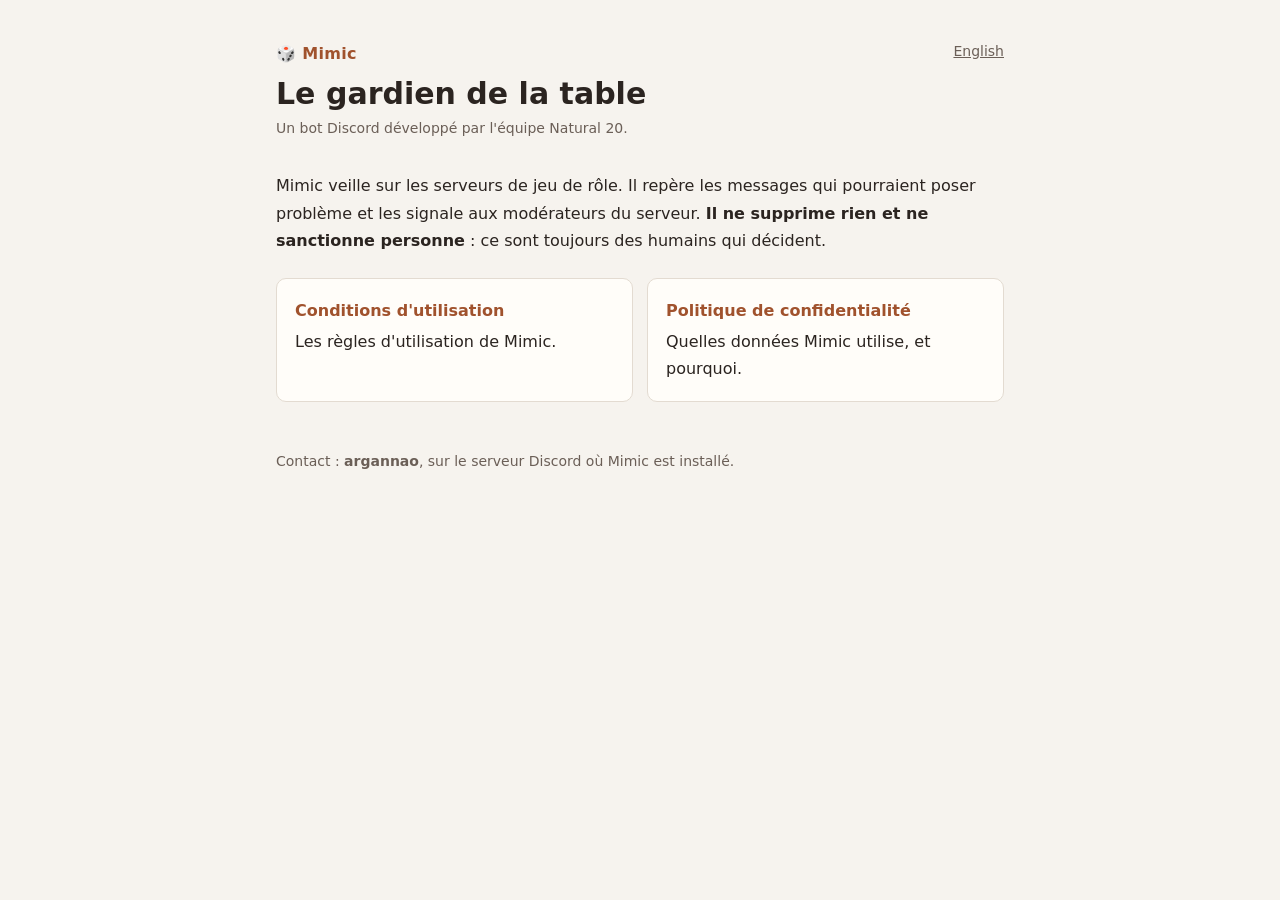
<file: index.html>
<!doctype html>
<html lang="fr">
<head>
<meta charset="utf-8">
<meta name="viewport" content="width=device-width, initial-scale=1">
<title>Mimic · Natural 20</title>
<meta name="description" content="Mimic, le bot Discord de modération des serveurs de jeu de rôle, par l'équipe Natural 20.">
<link rel="stylesheet" href="style.css">
</head>
<body>
<main>
  <header>
    <span class="langue"><a href="en/">English</a></span>
    <a class="marque" href="./">🎲 Mimic</a>
    <h1>Le gardien de la table</h1>
    <p class="date">Un bot Discord développé par l'équipe Natural 20.</p>
  </header>

  <p>Mimic veille sur les serveurs de jeu de rôle. Il repère les messages qui pourraient poser problème
  et les signale aux modérateurs du serveur. <strong>Il ne supprime rien et ne sanctionne personne</strong> :
  ce sont toujours des humains qui décident.</p>

  <div class="cartes">
    <a class="carte" href="conditions.html"><strong>Conditions d'utilisation</strong>Les règles d'utilisation de Mimic.</a>
    <a class="carte" href="confidentialite.html"><strong>Politique de confidentialité</strong>Quelles données Mimic utilise, et pourquoi.</a>
  </div>

  <footer>Contact : <strong>argannao</strong>, sur le serveur Discord où Mimic est installé.</footer>
</main>
</body>
</html>
</file>
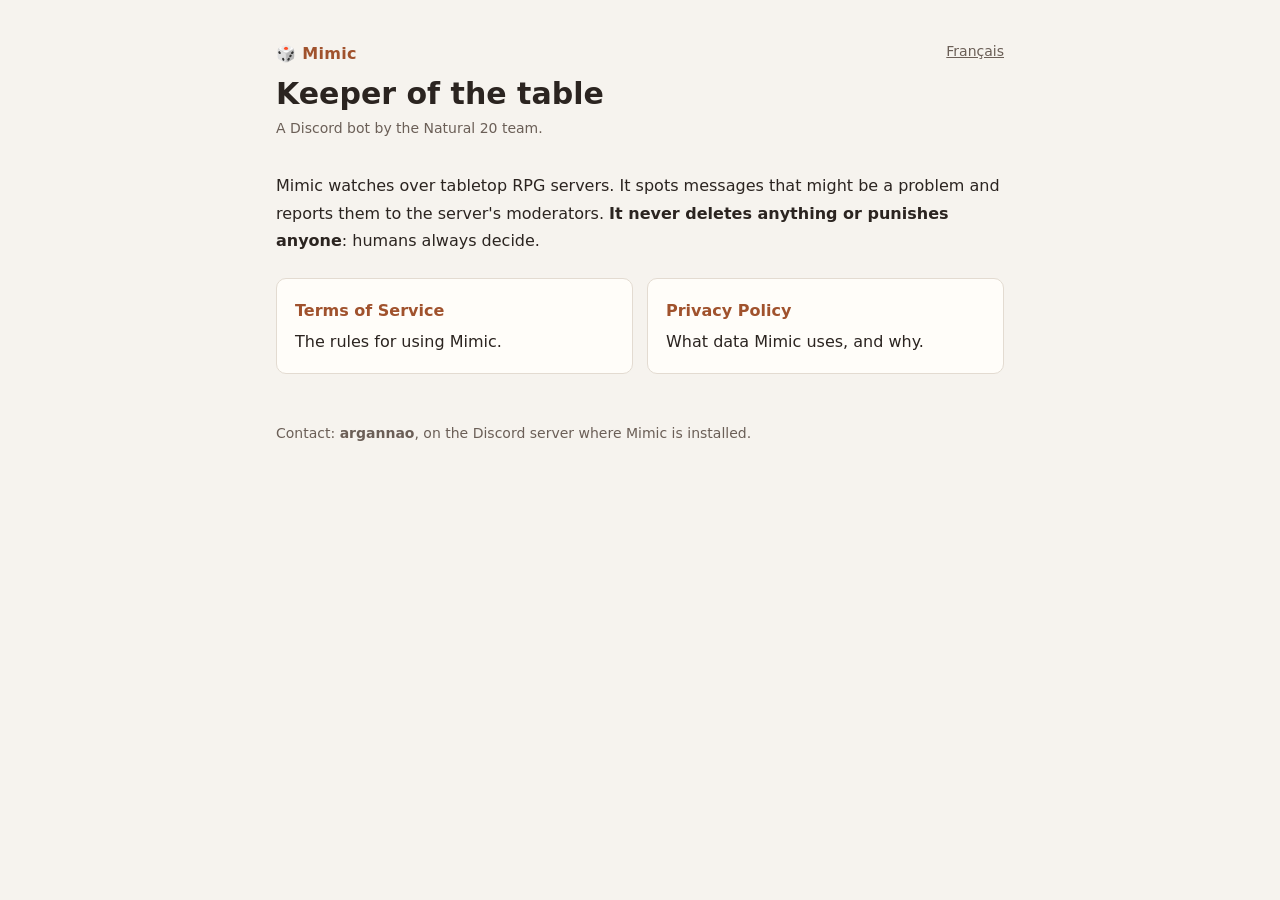
<file: en/index.html>
<!doctype html>
<html lang="en">
<head>
<meta charset="utf-8">
<meta name="viewport" content="width=device-width, initial-scale=1">
<title>Mimic · Natural 20</title>
<meta name="description" content="Mimic, the Discord moderation bot for tabletop RPG servers, by the Natural 20 team.">
<link rel="stylesheet" href="../style.css">
</head>
<body>
<main>
  <header>
    <span class="langue"><a href="../">Français</a></span>
    <a class="marque" href="./">🎲 Mimic</a>
    <h1>Keeper of the table</h1>
    <p class="date">A Discord bot by the Natural 20 team.</p>
  </header>

  <p>Mimic watches over tabletop RPG servers. It spots messages that might be a problem and reports them
  to the server's moderators. <strong>It never deletes anything or punishes anyone</strong>: humans always decide.</p>

  <div class="cartes">
    <a class="carte" href="terms.html"><strong>Terms of Service</strong>The rules for using Mimic.</a>
    <a class="carte" href="privacy.html"><strong>Privacy Policy</strong>What data Mimic uses, and why.</a>
  </div>

  <footer>Contact: <strong>argannao</strong>, on the Discord server where Mimic is installed.</footer>
</main>
</body>
</html>
</file>
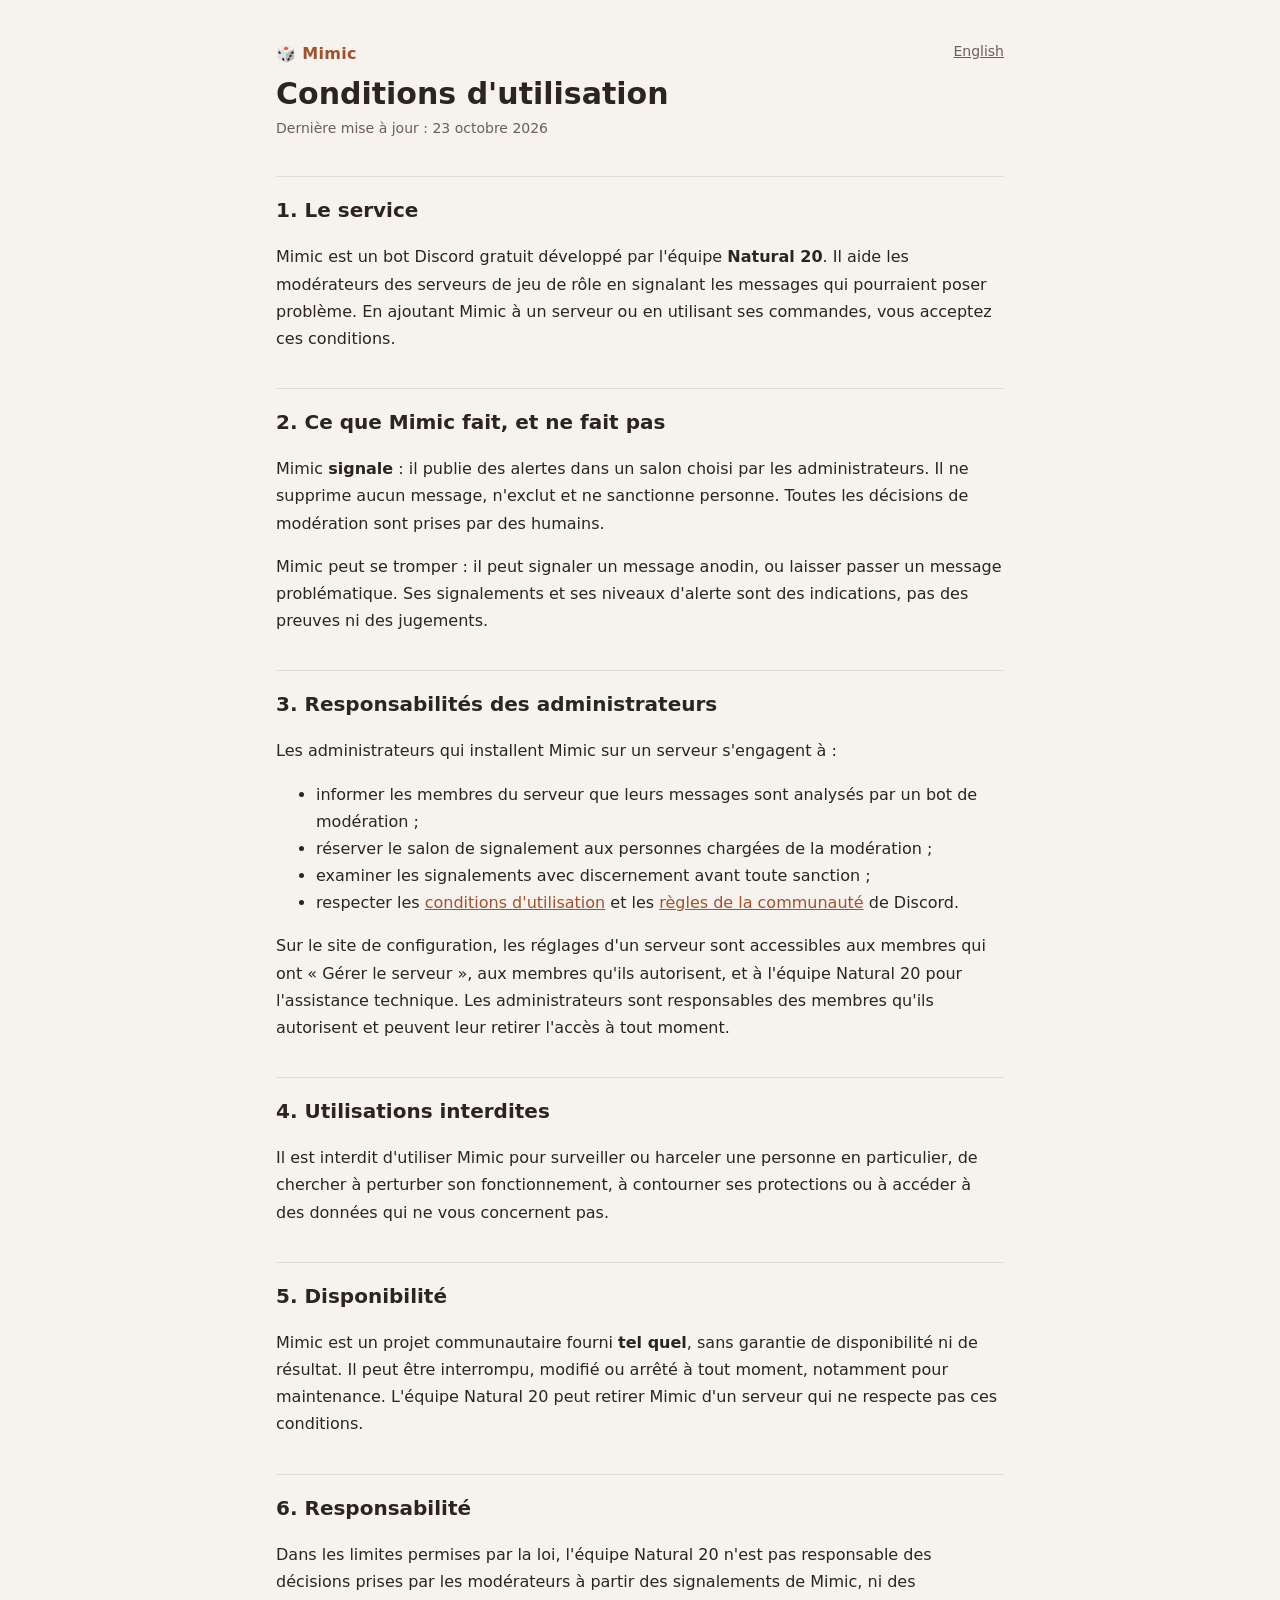
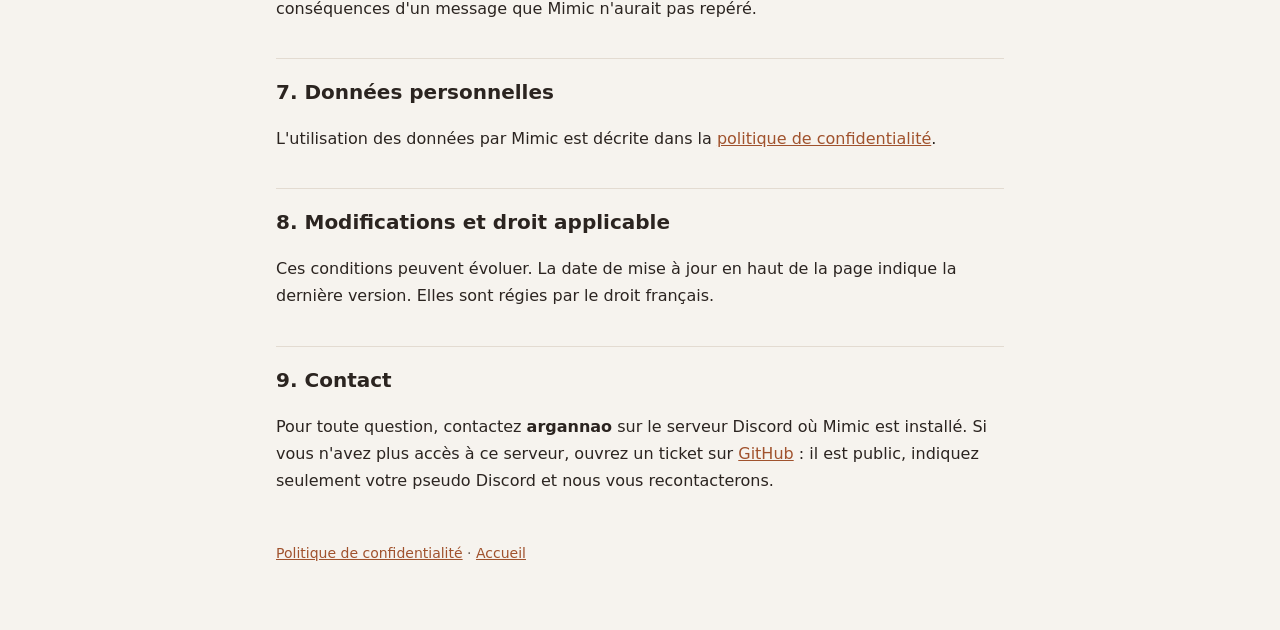
<file: conditions.html>
<!doctype html>
<html lang="fr">
<head>
<meta charset="utf-8">
<meta name="viewport" content="width=device-width, initial-scale=1">
<title>Conditions d'utilisation · Mimic</title>
<meta name="description" content="Conditions d'utilisation de Mimic, bot Discord de l'équipe Natural 20.">
<link rel="stylesheet" href="style.css">
</head>
<body>
<main>
  <header>
    <span class="langue"><a href="en/terms.html">English</a></span>
    <a class="marque" href="./">🎲 Mimic</a>
    <h1>Conditions d'utilisation</h1>
    <p class="date">Dernière mise à jour : 23 octobre 2026</p>
  </header>

  <h2>1. Le service</h2>
  <p>Mimic est un bot Discord gratuit développé par l'équipe <strong>Natural 20</strong>. Il aide les
  modérateurs des serveurs de jeu de rôle en signalant les messages qui pourraient poser problème.
  En ajoutant Mimic à un serveur ou en utilisant ses commandes, vous acceptez ces conditions.</p>

  <h2>2. Ce que Mimic fait, et ne fait pas</h2>
  <p>Mimic <strong>signale</strong> : il publie des alertes dans un salon choisi par les administrateurs.
  Il ne supprime aucun message, n'exclut et ne sanctionne personne. Toutes les décisions de modération
  sont prises par des humains.</p>
  <p>Mimic peut se tromper : il peut signaler un message anodin, ou laisser passer un message problématique.
  Ses signalements et ses niveaux d'alerte sont des indications, pas des preuves ni des jugements.</p>

  <h2>3. Responsabilités des administrateurs</h2>
  <p>Les administrateurs qui installent Mimic sur un serveur s'engagent à :</p>
  <ul>
    <li>informer les membres du serveur que leurs messages sont analysés par un bot de modération ;</li>
    <li>réserver le salon de signalement aux personnes chargées de la modération ;</li>
    <li>examiner les signalements avec discernement avant toute sanction ;</li>
    <li>respecter les <a href="https://discord.com/terms">conditions d'utilisation</a> et les
    <a href="https://discord.com/guidelines">règles de la communauté</a> de Discord.</li>
  </ul>

  <p>Sur le site de configuration, les réglages d'un serveur sont accessibles aux membres qui ont
  « Gérer le serveur », aux membres qu'ils autorisent, et à l'équipe Natural 20 pour l'assistance technique.
  Les administrateurs sont responsables des membres qu'ils autorisent et peuvent leur retirer l'accès à tout moment.</p>

  <h2>4. Utilisations interdites</h2>
  <p>Il est interdit d'utiliser Mimic pour surveiller ou harceler une personne en particulier, de chercher
  à perturber son fonctionnement, à contourner ses protections ou à accéder à des données qui ne vous
  concernent pas.</p>

  <h2>5. Disponibilité</h2>
  <p>Mimic est un projet communautaire fourni <strong>tel quel</strong>, sans garantie de disponibilité
  ni de résultat. Il peut être interrompu, modifié ou arrêté à tout moment, notamment pour maintenance.
  L'équipe Natural 20 peut retirer Mimic d'un serveur qui ne respecte pas ces conditions.</p>

  <h2>6. Responsabilité</h2>
  <p>Dans les limites permises par la loi, l'équipe Natural 20 n'est pas responsable des décisions prises
  par les modérateurs à partir des signalements de Mimic, ni des conséquences d'un message que Mimic
  n'aurait pas repéré.</p>

  <h2>7. Données personnelles</h2>
  <p>L'utilisation des données par Mimic est décrite dans la
  <a href="confidentialite.html">politique de confidentialité</a>.</p>

  <h2>8. Modifications et droit applicable</h2>
  <p>Ces conditions peuvent évoluer. La date de mise à jour en haut de la page indique la dernière version.
  Elles sont régies par le droit français.</p>

  <h2>9. Contact</h2>
  <p>Pour toute question, contactez <strong>argannao</strong> sur le serveur Discord où Mimic est installé. Si vous n'avez plus accès à ce serveur, ouvrez un ticket sur <a href="https://github.com/20-Naturel/Mimic-Legal/issues">GitHub</a> : il est public, indiquez seulement votre pseudo Discord et nous vous recontacterons.</p>

  <footer><a href="confidentialite.html">Politique de confidentialité</a> · <a href="./">Accueil</a></footer>
</main>
</body>
</html>
</file>
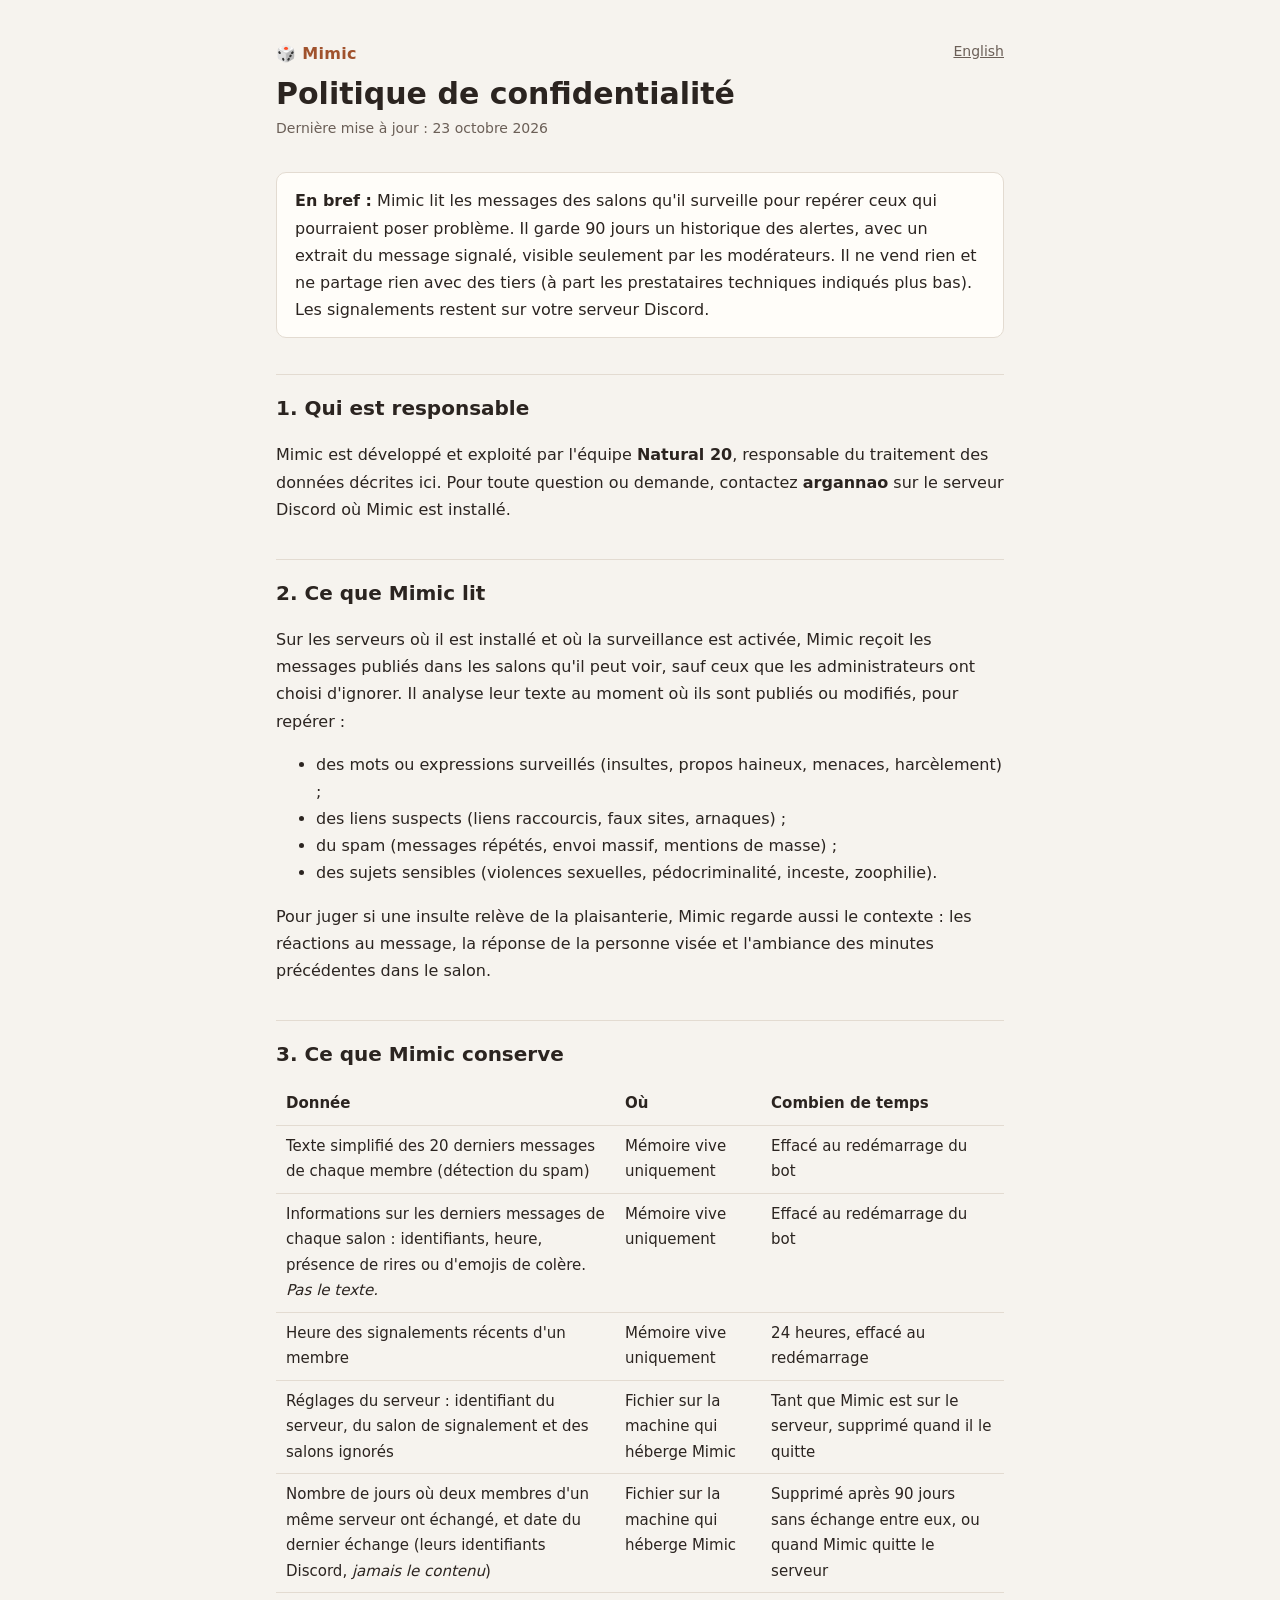
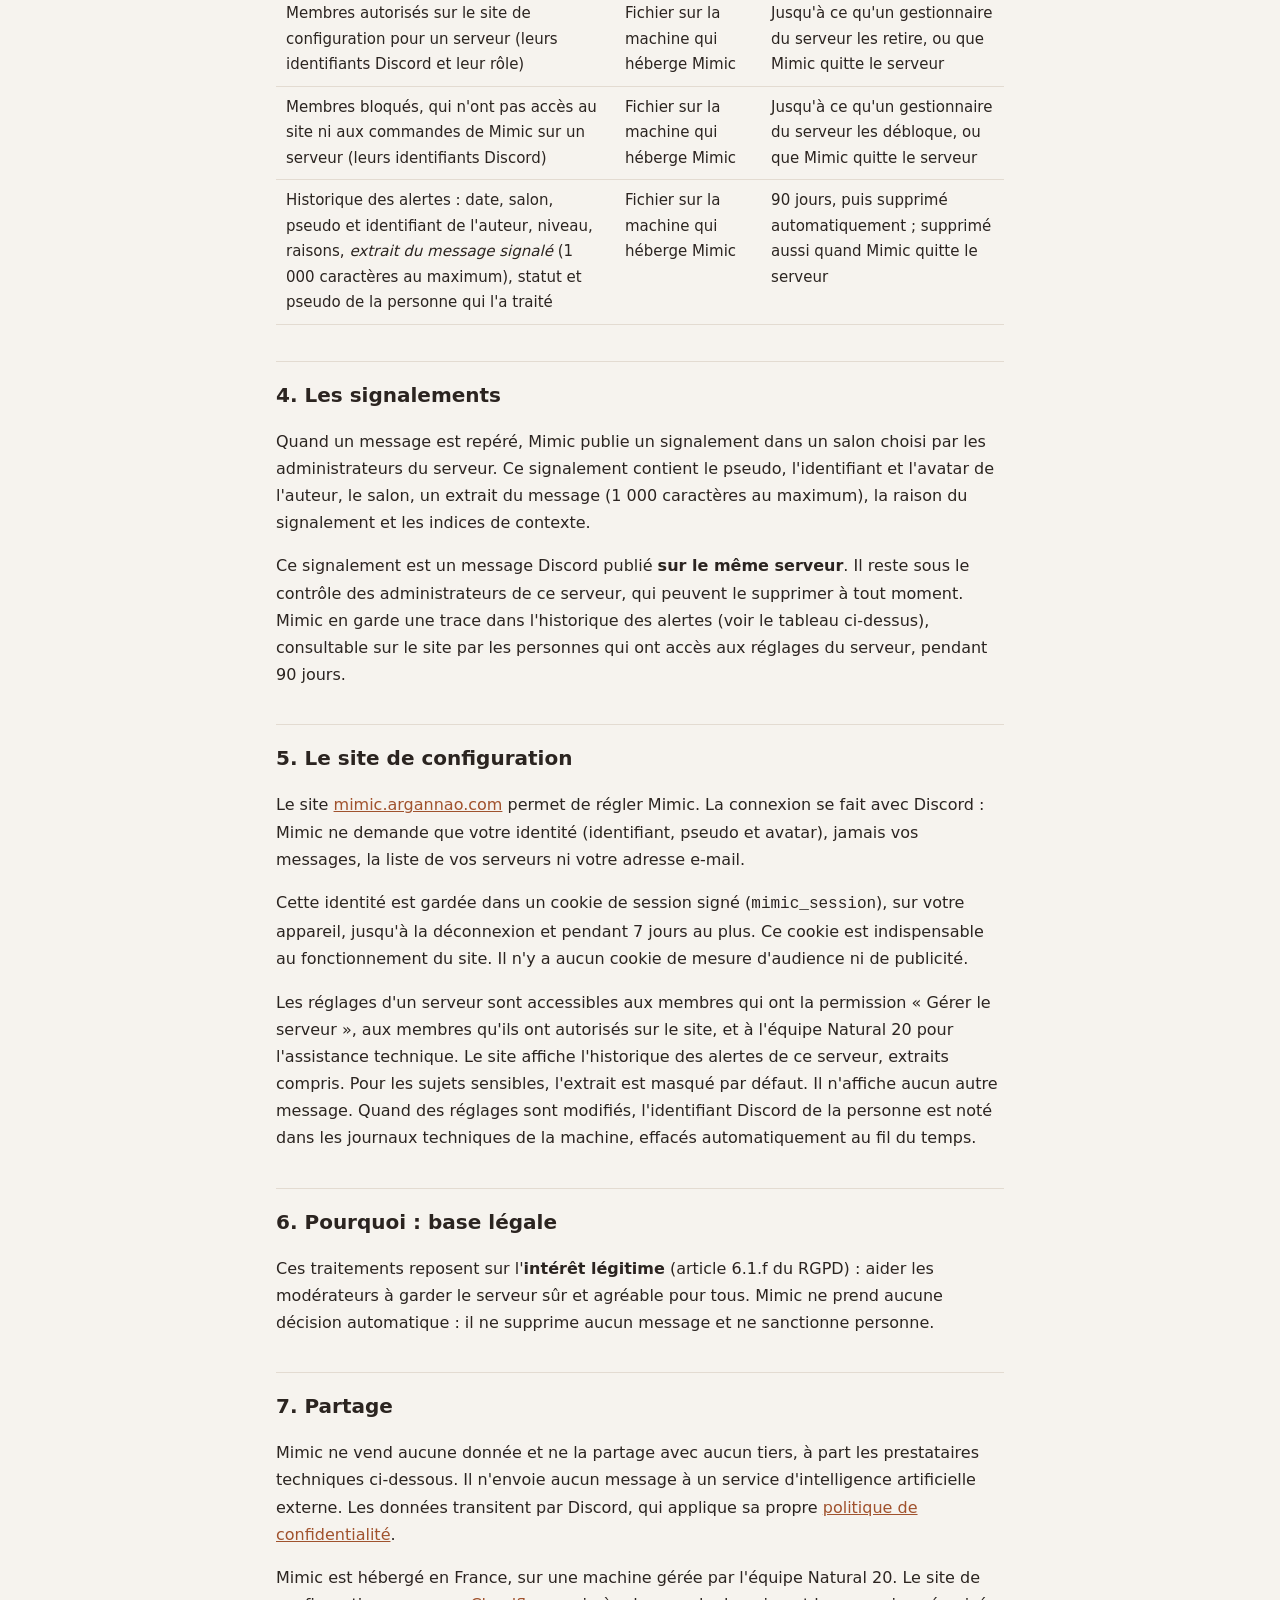
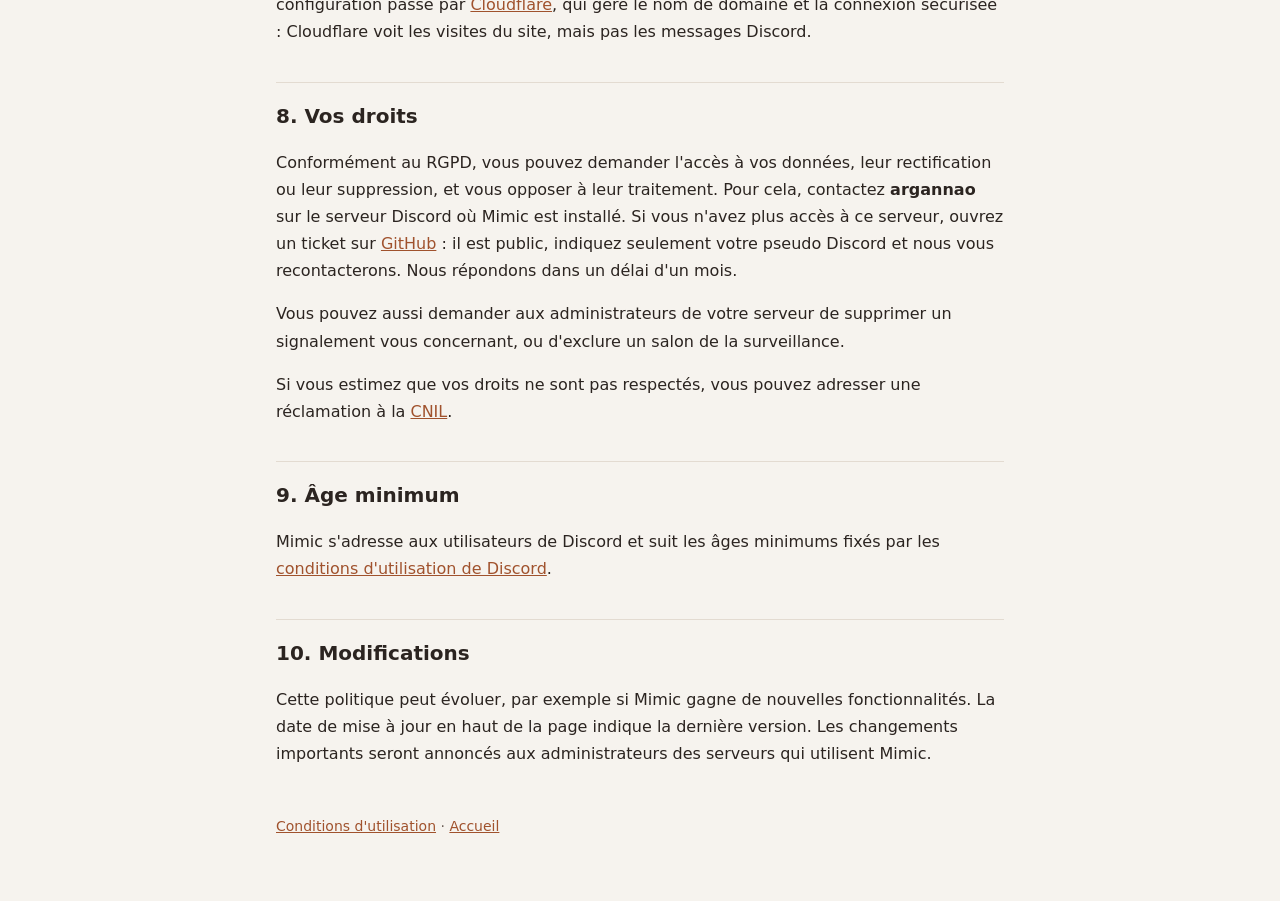
<file: confidentialite.html>
<!doctype html>
<html lang="fr">
<head>
<meta charset="utf-8">
<meta name="viewport" content="width=device-width, initial-scale=1">
<title>Confidentialité · Mimic</title>
<meta name="description" content="Politique de confidentialité de Mimic, bot Discord de l'équipe Natural 20.">
<link rel="stylesheet" href="style.css">
</head>
<body>
<main>
  <header>
    <span class="langue"><a href="en/privacy.html">English</a></span>
    <a class="marque" href="./">🎲 Mimic</a>
    <h1>Politique de confidentialité</h1>
    <p class="date">Dernière mise à jour : 23 octobre 2026</p>
  </header>

  <div class="encart">
    <strong>En bref :</strong> Mimic lit les messages des salons qu'il surveille pour repérer ceux qui
    pourraient poser problème. Il garde 90 jours un historique des alertes, avec un extrait du message signalé, visible seulement par les modérateurs. Il ne vend rien et ne partage
    rien avec des tiers (à part les prestataires techniques indiqués plus bas). Les signalements restent sur votre serveur Discord.
  </div>

  <h2>1. Qui est responsable</h2>
  <p>Mimic est développé et exploité par l'équipe <strong>Natural 20</strong>, responsable du traitement
  des données décrites ici. Pour toute question ou demande, contactez <strong>argannao</strong> sur le serveur Discord où Mimic est installé.</p>

  <h2>2. Ce que Mimic lit</h2>
  <p>Sur les serveurs où il est installé et où la surveillance est activée, Mimic reçoit les messages publiés
  dans les salons qu'il peut voir, sauf ceux que les administrateurs ont choisi d'ignorer. Il analyse leur texte
  au moment où ils sont publiés ou modifiés, pour repérer :</p>
  <ul>
    <li>des mots ou expressions surveillés (insultes, propos haineux, menaces, harcèlement) ;</li>
    <li>des liens suspects (liens raccourcis, faux sites, arnaques) ;</li>
    <li>du spam (messages répétés, envoi massif, mentions de masse) ;</li>
    <li>des sujets sensibles (violences sexuelles, pédocriminalité, inceste, zoophilie).</li>
  </ul>
  <p>Pour juger si une insulte relève de la plaisanterie, Mimic regarde aussi le contexte : les réactions
  au message, la réponse de la personne visée et l'ambiance des minutes précédentes dans le salon.</p>

  <h2>3. Ce que Mimic conserve</h2>
  <table>
    <tr class="entete"><th>Donnée</th><th>Où</th><th>Combien de temps</th></tr>
    <tr><td data-label="Donnée">Texte simplifié des 20 derniers messages de chaque membre (détection du spam)</td><td data-label="Où">Mémoire vive uniquement</td><td data-label="Durée">Effacé au redémarrage du bot</td></tr>
    <tr><td data-label="Donnée">Informations sur les derniers messages de chaque salon : identifiants, heure, présence de rires ou d'emojis de colère. <em>Pas le texte.</em></td><td data-label="Où">Mémoire vive uniquement</td><td data-label="Durée">Effacé au redémarrage du bot</td></tr>
    <tr><td data-label="Donnée">Heure des signalements récents d'un membre</td><td data-label="Où">Mémoire vive uniquement</td><td data-label="Durée">24 heures, effacé au redémarrage</td></tr>
    <tr><td data-label="Donnée">Réglages du serveur : identifiant du serveur, du salon de signalement et des salons ignorés</td><td data-label="Où">Fichier sur la machine qui héberge Mimic</td><td data-label="Durée">Tant que Mimic est sur le serveur, supprimé quand il le quitte</td></tr>
    <tr><td data-label="Donnée">Nombre de jours où deux membres d'un même serveur ont échangé, et date du dernier échange (leurs identifiants Discord, <em>jamais le contenu</em>)</td><td data-label="Où">Fichier sur la machine qui héberge Mimic</td><td data-label="Durée">Supprimé après 90 jours sans échange entre eux, ou quand Mimic quitte le serveur</td></tr>
    <tr><td data-label="Donnée">Membres autorisés sur le site de configuration pour un serveur (leurs identifiants Discord et leur rôle)</td><td data-label="Où">Fichier sur la machine qui héberge Mimic</td><td data-label="Durée">Jusqu'à ce qu'un gestionnaire du serveur les retire, ou que Mimic quitte le serveur</td></tr>
    <tr><td data-label="Donnée">Membres bloqués, qui n'ont pas accès au site ni aux commandes de Mimic sur un serveur (leurs identifiants Discord)</td><td data-label="Où">Fichier sur la machine qui héberge Mimic</td><td data-label="Durée">Jusqu'à ce qu'un gestionnaire du serveur les débloque, ou que Mimic quitte le serveur</td></tr>
    <tr><td data-label="Donnée">Historique des alertes : date, salon, pseudo et identifiant de l'auteur, niveau, raisons, <em>extrait du message signalé</em> (1 000 caractères au maximum), statut et pseudo de la personne qui l'a traité</td><td data-label="Où">Fichier sur la machine qui héberge Mimic</td><td data-label="Durée">90 jours, puis supprimé automatiquement ; supprimé aussi quand Mimic quitte le serveur</td></tr>
  </table>

  <h2>4. Les signalements</h2>
  <p>Quand un message est repéré, Mimic publie un signalement dans un salon choisi par les administrateurs
  du serveur. Ce signalement contient le pseudo, l'identifiant et l'avatar de l'auteur, le salon, un extrait
  du message (1 000 caractères au maximum), la raison du signalement et les indices de contexte.</p>
  <p>Ce signalement est un message Discord publié <strong>sur le même serveur</strong>. Il reste sous le contrôle
  des administrateurs de ce serveur, qui peuvent le supprimer à tout moment. Mimic en garde une trace dans l'historique des alertes (voir le tableau ci-dessus), consultable sur le site par les personnes qui ont accès aux réglages du serveur, pendant 90 jours.</p>

  <h2>5. Le site de configuration</h2>
  <p>Le site <a href="https://mimic.argannao.com">mimic.argannao.com</a> permet de régler Mimic. La connexion se fait
  avec Discord : Mimic ne demande que votre identité (identifiant, pseudo et avatar), jamais vos messages,
  la liste de vos serveurs ni votre adresse e-mail.</p>
  <p>Cette identité est gardée dans un cookie de session signé (<code>mimic_session</code>), sur votre appareil,
  jusqu'à la déconnexion et pendant 7 jours au plus. Ce cookie est indispensable au fonctionnement du site.
  Il n'y a aucun cookie de mesure d'audience ni de publicité.</p>
  <p>Les réglages d'un serveur sont accessibles aux membres qui ont la permission « Gérer le serveur »,
  aux membres qu'ils ont autorisés sur le site, et à l'équipe Natural 20 pour l'assistance technique.
  Le site affiche l'historique des alertes de ce serveur, extraits compris. Pour les sujets sensibles,
  l'extrait est masqué par défaut. Il n'affiche aucun autre message. Quand des réglages sont modifiés, l'identifiant Discord
  de la personne est noté dans les journaux techniques de la machine, effacés automatiquement au fil du temps.</p>

  <h2>6. Pourquoi : base légale</h2>
  <p>Ces traitements reposent sur l'<strong>intérêt légitime</strong> (article 6.1.f du RGPD) : aider les
  modérateurs à garder le serveur sûr et agréable pour tous. Mimic ne prend aucune décision automatique :
  il ne supprime aucun message et ne sanctionne personne.</p>

  <h2>7. Partage</h2>
  <p>Mimic ne vend aucune donnée et ne la partage avec aucun tiers, à part les prestataires techniques ci-dessous. Il n'envoie aucun message à un service
  d'intelligence artificielle externe. Les données transitent par Discord, qui applique sa propre
  <a href="https://discord.com/privacy">politique de confidentialité</a>.</p>
  <p>Mimic est hébergé en France, sur une machine gérée par l'équipe Natural 20. Le site de configuration
  passe par <a href="https://www.cloudflare.com/fr-fr/privacypolicy/">Cloudflare</a>, qui gère le nom de domaine
  et la connexion sécurisée : Cloudflare voit les visites du site, mais pas les messages Discord.</p>

  <h2>8. Vos droits</h2>
  <p>Conformément au RGPD, vous pouvez demander l'accès à vos données, leur rectification ou leur suppression,
  et vous opposer à leur traitement. Pour cela, contactez <strong>argannao</strong> sur le serveur Discord
  où Mimic est installé. Si vous n'avez plus accès à ce serveur, ouvrez un ticket sur <a href="https://github.com/20-Naturel/Mimic-Legal/issues">GitHub</a> : il est public, indiquez seulement votre pseudo Discord et nous vous recontacterons.
  Nous répondons dans un délai d'un mois.</p>
  <p>Vous pouvez aussi demander aux administrateurs de votre serveur de supprimer un signalement vous concernant,
  ou d'exclure un salon de la surveillance.</p>
  <p>Si vous estimez que vos droits ne sont pas respectés, vous pouvez adresser une réclamation à la
  <a href="https://www.cnil.fr/fr/plaintes">CNIL</a>.</p>

  <h2>9. Âge minimum</h2>
  <p>Mimic s'adresse aux utilisateurs de Discord et suit les âges minimums fixés par les
  <a href="https://discord.com/terms">conditions d'utilisation de Discord</a>.</p>

  <h2>10. Modifications</h2>
  <p>Cette politique peut évoluer, par exemple si Mimic gagne de nouvelles fonctionnalités. La date
  de mise à jour en haut de la page indique la dernière version. Les changements importants seront annoncés
  aux administrateurs des serveurs qui utilisent Mimic.</p>

  <footer><a href="conditions.html">Conditions d'utilisation</a> · <a href="./">Accueil</a></footer>
</main>
</body>
</html>
</file>
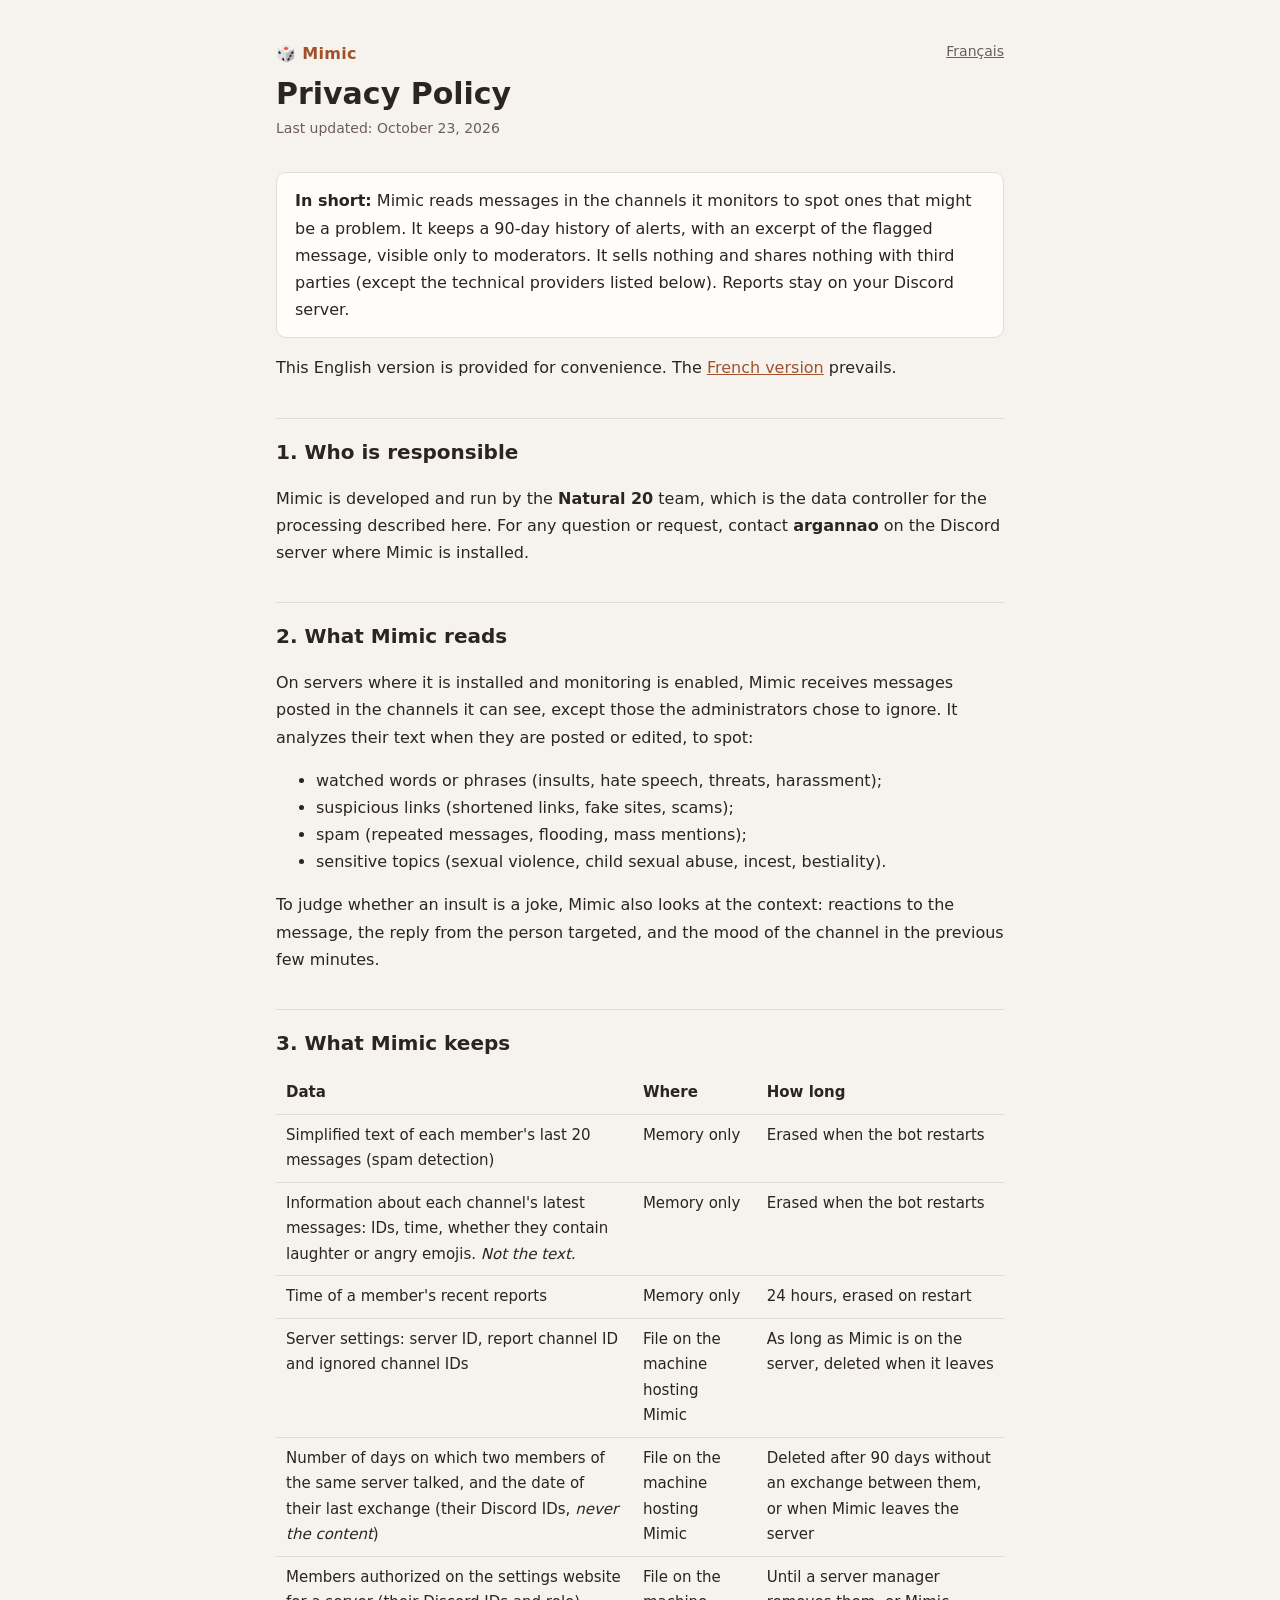
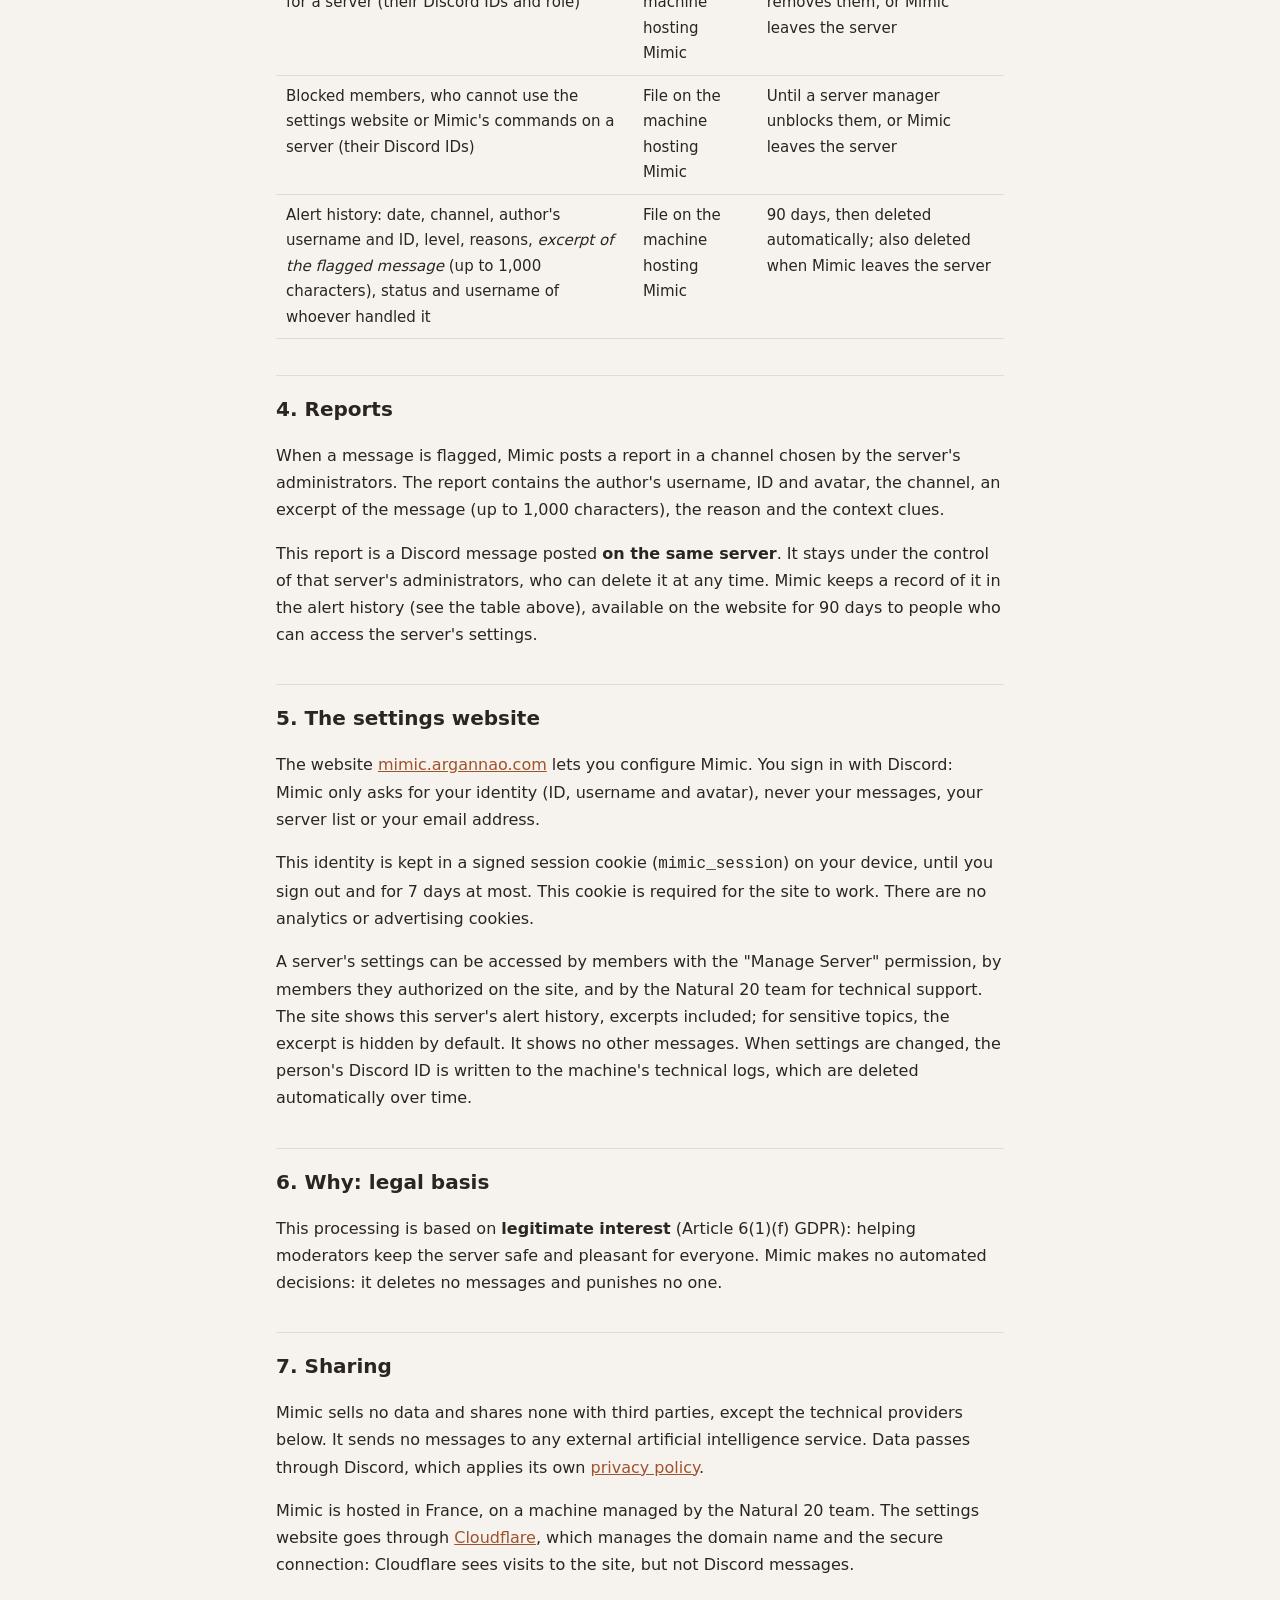
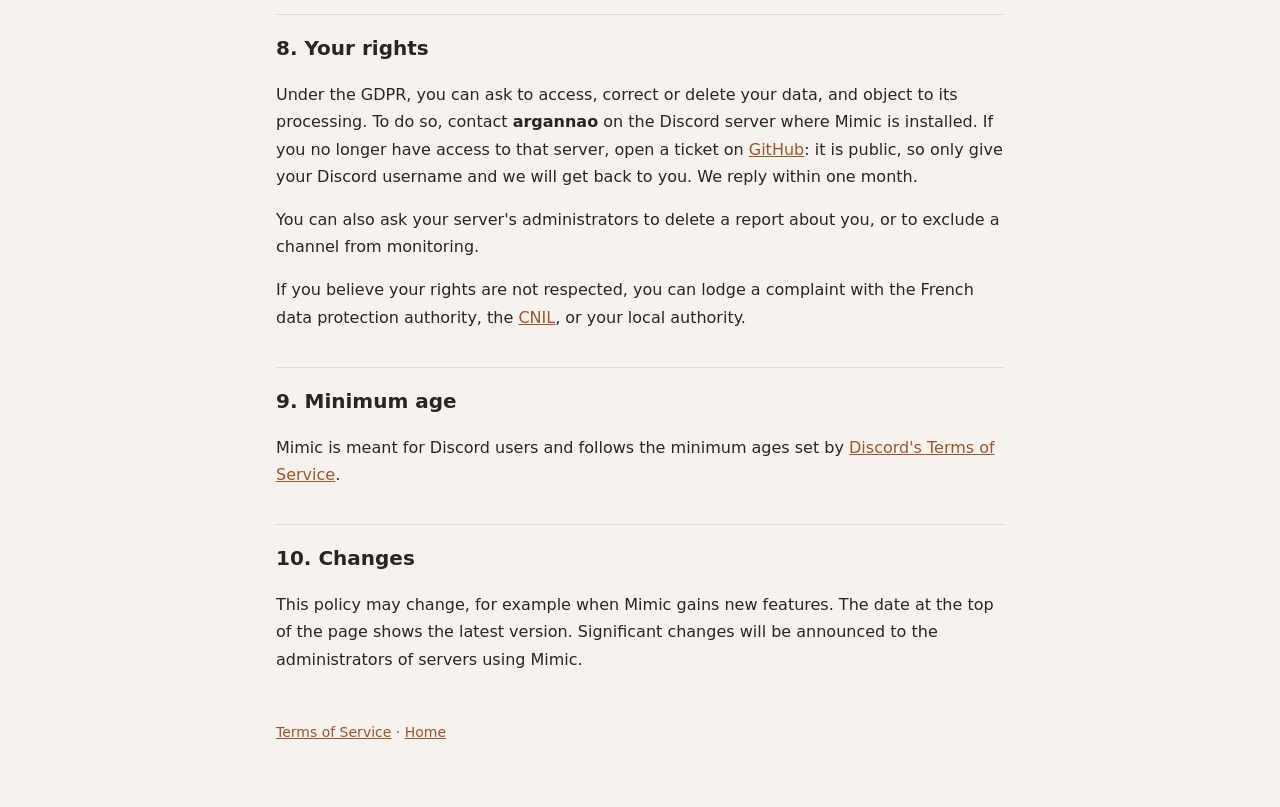
<file: en/privacy.html>
<!doctype html>
<html lang="en">
<head>
<meta charset="utf-8">
<meta name="viewport" content="width=device-width, initial-scale=1">
<title>Privacy · Mimic</title>
<meta name="description" content="Privacy Policy for Mimic, a Discord bot by the Natural 20 team.">
<link rel="stylesheet" href="../style.css">
</head>
<body>
<main>
  <header>
    <span class="langue"><a href="../confidentialite.html">Français</a></span>
    <a class="marque" href="./">🎲 Mimic</a>
    <h1>Privacy Policy</h1>
    <p class="date">Last updated: October 23, 2026</p>
  </header>

  <div class="encart">
    <strong>In short:</strong> Mimic reads messages in the channels it monitors to spot ones that might be
    a problem. It keeps a 90-day history of alerts, with an excerpt of the flagged message, visible only to moderators. It sells nothing and shares nothing with third parties (except the technical providers listed below).
    Reports stay on your Discord server.
  </div>

  <p>This English version is provided for convenience. The <a href="../confidentialite.html">French version</a> prevails.</p>

  <h2>1. Who is responsible</h2>
  <p>Mimic is developed and run by the <strong>Natural 20</strong> team, which is the data controller for
  the processing described here. For any question or request, contact <strong>argannao</strong> on the Discord server where Mimic is installed.</p>

  <h2>2. What Mimic reads</h2>
  <p>On servers where it is installed and monitoring is enabled, Mimic receives messages posted in the channels
  it can see, except those the administrators chose to ignore. It analyzes their text when they are posted or
  edited, to spot:</p>
  <ul>
    <li>watched words or phrases (insults, hate speech, threats, harassment);</li>
    <li>suspicious links (shortened links, fake sites, scams);</li>
    <li>spam (repeated messages, flooding, mass mentions);</li>
    <li>sensitive topics (sexual violence, child sexual abuse, incest, bestiality).</li>
  </ul>
  <p>To judge whether an insult is a joke, Mimic also looks at the context: reactions to the message,
  the reply from the person targeted, and the mood of the channel in the previous few minutes.</p>

  <h2>3. What Mimic keeps</h2>
  <table>
    <tr class="entete"><th>Data</th><th>Where</th><th>How long</th></tr>
    <tr><td data-label="Data">Simplified text of each member's last 20 messages (spam detection)</td><td data-label="Where">Memory only</td><td data-label="How long">Erased when the bot restarts</td></tr>
    <tr><td data-label="Data">Information about each channel's latest messages: IDs, time, whether they contain laughter or angry emojis. <em>Not the text.</em></td><td data-label="Where">Memory only</td><td data-label="How long">Erased when the bot restarts</td></tr>
    <tr><td data-label="Data">Time of a member's recent reports</td><td data-label="Where">Memory only</td><td data-label="How long">24 hours, erased on restart</td></tr>
    <tr><td data-label="Data">Server settings: server ID, report channel ID and ignored channel IDs</td><td data-label="Where">File on the machine hosting Mimic</td><td data-label="How long">As long as Mimic is on the server, deleted when it leaves</td></tr>
    <tr><td data-label="Data">Number of days on which two members of the same server talked, and the date of their last exchange (their Discord IDs, <em>never the content</em>)</td><td data-label="Where">File on the machine hosting Mimic</td><td data-label="How long">Deleted after 90 days without an exchange between them, or when Mimic leaves the server</td></tr>
    <tr><td data-label="Data">Members authorized on the settings website for a server (their Discord IDs and role)</td><td data-label="Where">File on the machine hosting Mimic</td><td data-label="How long">Until a server manager removes them, or Mimic leaves the server</td></tr>
    <tr><td data-label="Data">Blocked members, who cannot use the settings website or Mimic's commands on a server (their Discord IDs)</td><td data-label="Where">File on the machine hosting Mimic</td><td data-label="How long">Until a server manager unblocks them, or Mimic leaves the server</td></tr>
    <tr><td data-label="Data">Alert history: date, channel, author's username and ID, level, reasons, <em>excerpt of the flagged message</em> (up to 1,000 characters), status and username of whoever handled it</td><td data-label="Where">File on the machine hosting Mimic</td><td data-label="How long">90 days, then deleted automatically; also deleted when Mimic leaves the server</td></tr>
  </table>

  <h2>4. Reports</h2>
  <p>When a message is flagged, Mimic posts a report in a channel chosen by the server's administrators.
  The report contains the author's username, ID and avatar, the channel, an excerpt of the message
  (up to 1,000 characters), the reason and the context clues.</p>
  <p>This report is a Discord message posted <strong>on the same server</strong>. It stays under the control of
  that server's administrators, who can delete it at any time. Mimic keeps a record of it in the alert history (see the table above), available on the website for 90 days to people who can access the server's settings.</p>

  <h2>5. The settings website</h2>
  <p>The website <a href="https://mimic.argannao.com">mimic.argannao.com</a> lets you configure Mimic. You sign in
  with Discord: Mimic only asks for your identity (ID, username and avatar), never your messages,
  your server list or your email address.</p>
  <p>This identity is kept in a signed session cookie (<code>mimic_session</code>) on your device,
  until you sign out and for 7 days at most. This cookie is required for the site to work.
  There are no analytics or advertising cookies.</p>
  <p>A server's settings can be accessed by members with the "Manage Server" permission, by members they
  authorized on the site, and by the Natural 20 team for technical support. The site shows this server's alert history, excerpts included; for sensitive topics, the excerpt is hidden by default. It shows no other messages.
  When settings are changed, the person's Discord ID is written to the machine's technical logs, which are
  deleted automatically over time.</p>

  <h2>6. Why: legal basis</h2>
  <p>This processing is based on <strong>legitimate interest</strong> (Article 6(1)(f) GDPR): helping
  moderators keep the server safe and pleasant for everyone. Mimic makes no automated decisions:
  it deletes no messages and punishes no one.</p>

  <h2>7. Sharing</h2>
  <p>Mimic sells no data and shares none with third parties, except the technical providers below. It sends no messages to any external
  artificial intelligence service. Data passes through Discord, which applies its own
  <a href="https://discord.com/privacy">privacy policy</a>.</p>
  <p>Mimic is hosted in France, on a machine managed by the Natural 20 team. The settings website goes through
  <a href="https://www.cloudflare.com/privacypolicy/">Cloudflare</a>, which manages the domain name and the secure
  connection: Cloudflare sees visits to the site, but not Discord messages.</p>

  <h2>8. Your rights</h2>
  <p>Under the GDPR, you can ask to access, correct or delete your data, and object to its processing.
  To do so, contact <strong>argannao</strong> on the Discord server where Mimic is installed. If you no longer have access to that server, open a ticket on <a href="https://github.com/20-Naturel/Mimic-Legal/issues">GitHub</a>: it is public, so only give your Discord username and we will get back to you.
  We reply within one month.</p>
  <p>You can also ask your server's administrators to delete a report about you, or to exclude a channel
  from monitoring.</p>
  <p>If you believe your rights are not respected, you can lodge a complaint with the French data
  protection authority, the <a href="https://www.cnil.fr/en/home">CNIL</a>, or your local authority.</p>

  <h2>9. Minimum age</h2>
  <p>Mimic is meant for Discord users and follows the minimum ages set by
  <a href="https://discord.com/terms">Discord's Terms of Service</a>.</p>

  <h2>10. Changes</h2>
  <p>This policy may change, for example when Mimic gains new features. The date at the top of the page
  shows the latest version. Significant changes will be announced to the administrators of servers using Mimic.</p>

  <footer><a href="terms.html">Terms of Service</a> · <a href="./">Home</a></footer>
</main>
</body>
</html>
</file>
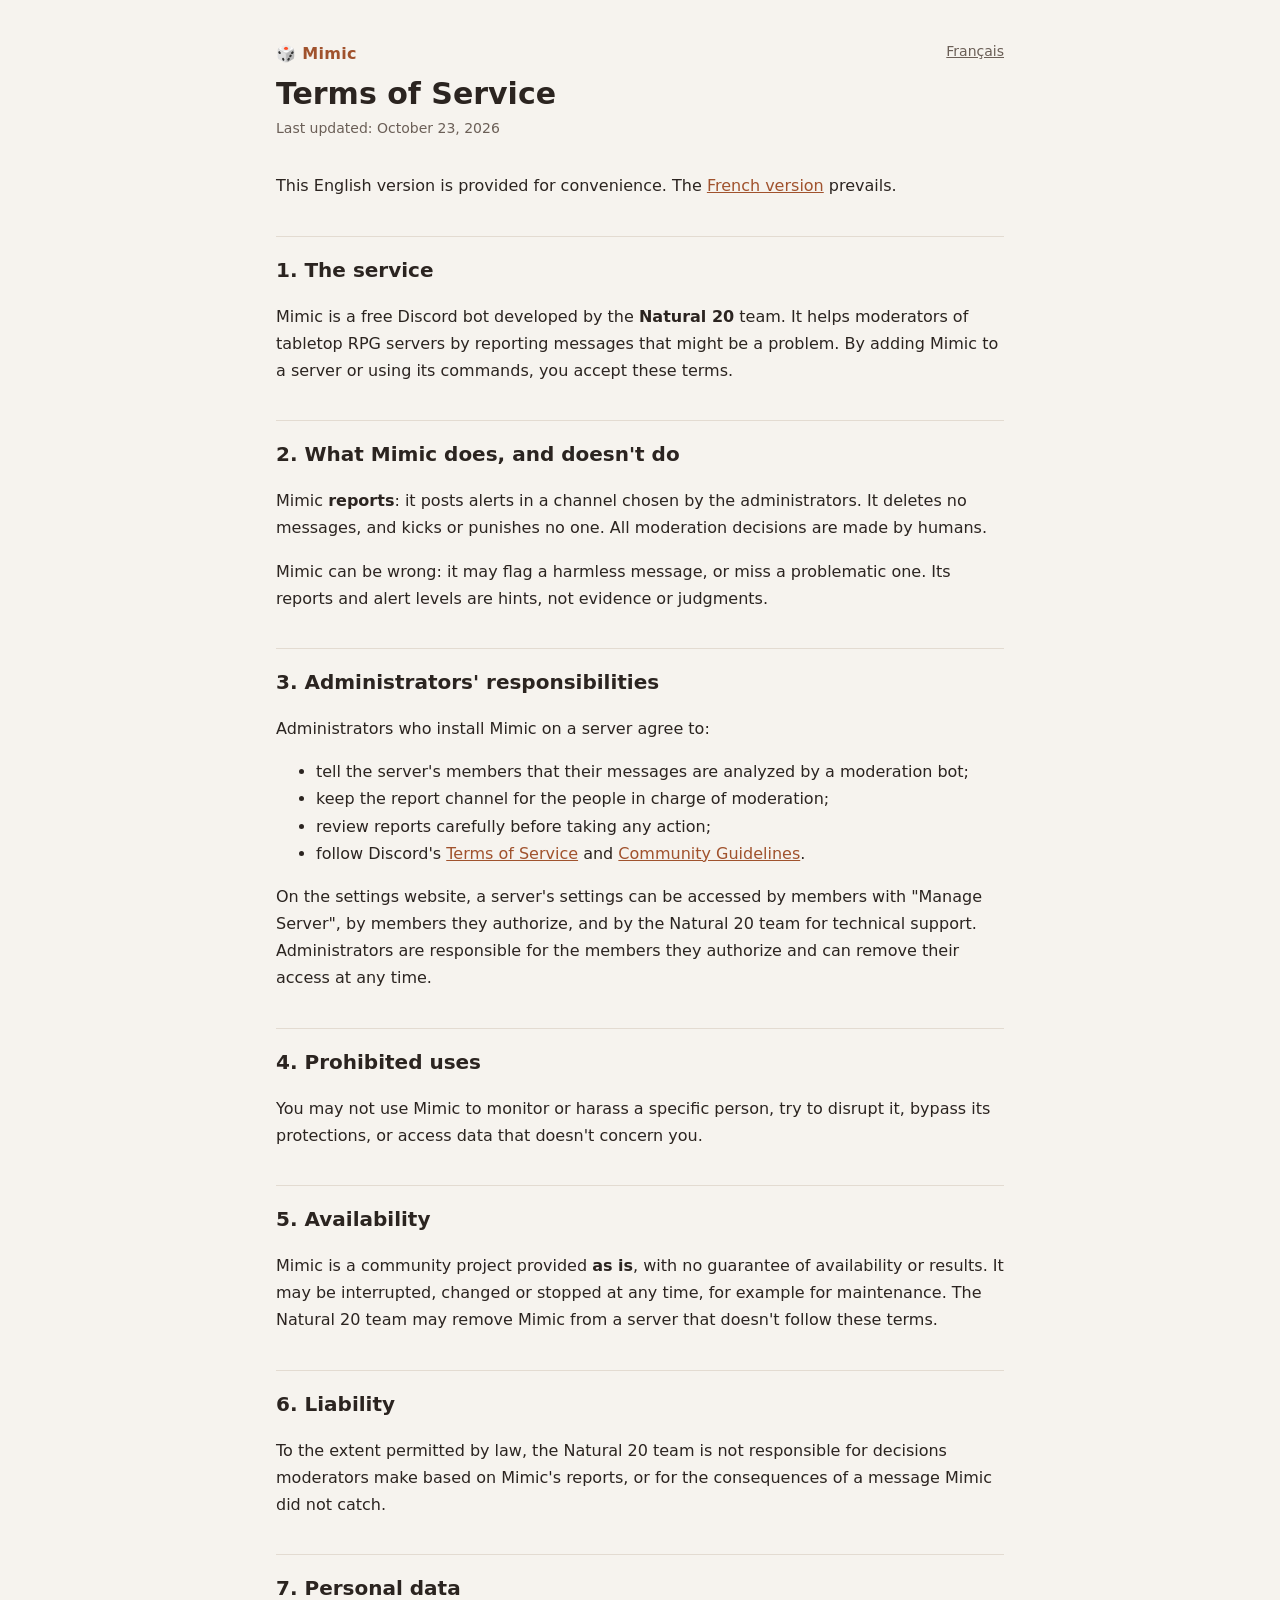
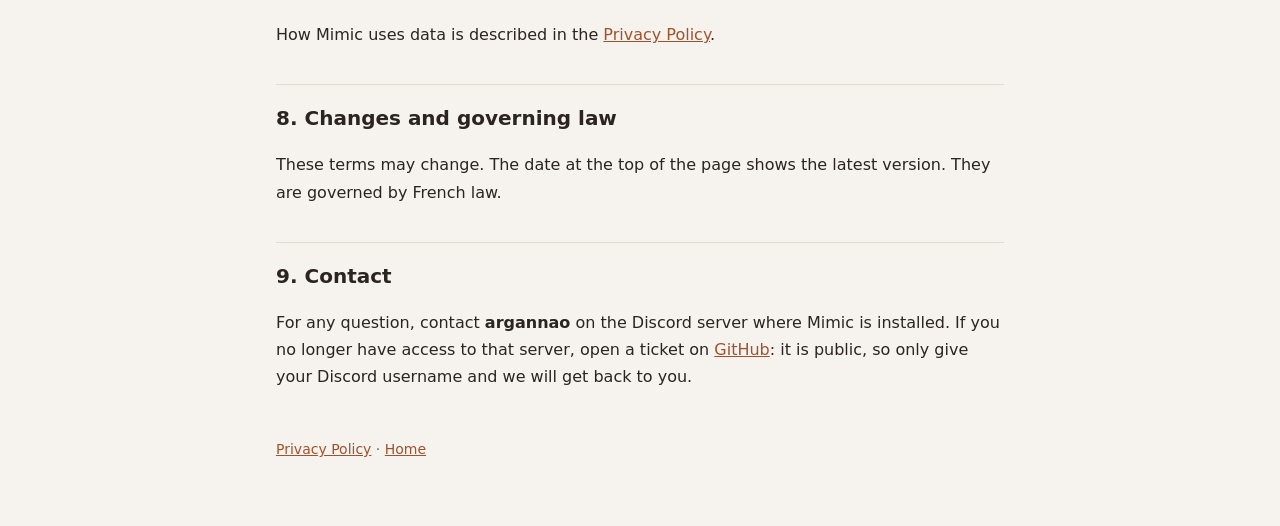
<file: en/terms.html>
<!doctype html>
<html lang="en">
<head>
<meta charset="utf-8">
<meta name="viewport" content="width=device-width, initial-scale=1">
<title>Terms of Service · Mimic</title>
<meta name="description" content="Terms of Service for Mimic, a Discord bot by the Natural 20 team.">
<link rel="stylesheet" href="../style.css">
</head>
<body>
<main>
  <header>
    <span class="langue"><a href="../conditions.html">Français</a></span>
    <a class="marque" href="./">🎲 Mimic</a>
    <h1>Terms of Service</h1>
    <p class="date">Last updated: October 23, 2026</p>
  </header>

  <p>This English version is provided for convenience. The <a href="../conditions.html">French version</a> prevails.</p>

  <h2>1. The service</h2>
  <p>Mimic is a free Discord bot developed by the <strong>Natural 20</strong> team. It helps moderators of
  tabletop RPG servers by reporting messages that might be a problem. By adding Mimic to a server or using
  its commands, you accept these terms.</p>

  <h2>2. What Mimic does, and doesn't do</h2>
  <p>Mimic <strong>reports</strong>: it posts alerts in a channel chosen by the administrators.
  It deletes no messages, and kicks or punishes no one. All moderation decisions are made by humans.</p>
  <p>Mimic can be wrong: it may flag a harmless message, or miss a problematic one. Its reports and alert
  levels are hints, not evidence or judgments.</p>

  <h2>3. Administrators' responsibilities</h2>
  <p>Administrators who install Mimic on a server agree to:</p>
  <ul>
    <li>tell the server's members that their messages are analyzed by a moderation bot;</li>
    <li>keep the report channel for the people in charge of moderation;</li>
    <li>review reports carefully before taking any action;</li>
    <li>follow Discord's <a href="https://discord.com/terms">Terms of Service</a> and
    <a href="https://discord.com/guidelines">Community Guidelines</a>.</li>
  </ul>

  <p>On the settings website, a server's settings can be accessed by members with "Manage Server",
  by members they authorize, and by the Natural 20 team for technical support. Administrators are responsible
  for the members they authorize and can remove their access at any time.</p>

  <h2>4. Prohibited uses</h2>
  <p>You may not use Mimic to monitor or harass a specific person, try to disrupt it, bypass its protections,
  or access data that doesn't concern you.</p>

  <h2>5. Availability</h2>
  <p>Mimic is a community project provided <strong>as is</strong>, with no guarantee of availability or results.
  It may be interrupted, changed or stopped at any time, for example for maintenance. The Natural 20 team may
  remove Mimic from a server that doesn't follow these terms.</p>

  <h2>6. Liability</h2>
  <p>To the extent permitted by law, the Natural 20 team is not responsible for decisions moderators make based
  on Mimic's reports, or for the consequences of a message Mimic did not catch.</p>

  <h2>7. Personal data</h2>
  <p>How Mimic uses data is described in the <a href="privacy.html">Privacy Policy</a>.</p>

  <h2>8. Changes and governing law</h2>
  <p>These terms may change. The date at the top of the page shows the latest version.
  They are governed by French law.</p>

  <h2>9. Contact</h2>
  <p>For any question, contact <strong>argannao</strong> on the Discord server where Mimic is installed. If you no longer have access to that server, open a ticket on <a href="https://github.com/20-Naturel/Mimic-Legal/issues">GitHub</a>: it is public, so only give your Discord username and we will get back to you.</p>

  <footer><a href="privacy.html">Privacy Policy</a> · <a href="./">Home</a></footer>
</main>
</body>
</html>
</file>
<file: style.css>
:root {
  --bg: #f6f3ee;
  --surface: #fffdf9;
  --text: #2b2420;
  --muted: #6b5f57;
  --accent: #a0522d;
  --border: #e3dbd1;
}
@media (prefers-color-scheme: dark) {
  :root {
    --bg: #1c1916;
    --surface: #25211d;
    --text: #ece5dc;
    --muted: #b3a79b;
    --accent: #e0995e;
    --border: #3a332c;
  }
}
* { box-sizing: border-box; }
body {
  margin: 0;
  background: var(--bg);
  color: var(--text);
  font: 16px/1.7 system-ui, -apple-system, "Segoe UI", Roboto, sans-serif;
}
main {
  max-width: 760px;
  margin: 0 auto;
  padding: 40px 16px 64px;
}
header { margin-bottom: 32px; }
.marque { font-weight: 600; color: var(--accent); text-decoration: none; letter-spacing: .02em; }
.langue { float: right; font-size: 14px; color: var(--muted); }
.langue a { color: inherit; }
h1 { font-size: 30px; line-height: 1.25; margin: 8px 0 4px; }
h2 { font-size: 20px; margin: 36px 0 8px; padding-top: 16px; border-top: 1px solid var(--border); }
.date { color: var(--muted); font-size: 14px; margin: 0; }
a { color: var(--accent); }
table { width: 100%; border-collapse: collapse; margin: 12px 0; font-size: 15px; }
th, td { text-align: left; vertical-align: top; padding: 8px 10px; border-bottom: 1px solid var(--border); }
th { font-weight: 600; }
.encart {
  background: var(--surface);
  border: 1px solid var(--border);
  border-radius: 10px;
  padding: 14px 18px;
  margin: 16px 0;
}
.cartes { display: grid; grid-template-columns: repeat(auto-fit, minmax(220px, 1fr)); gap: 14px; margin-top: 24px; }
.carte {
  display: block;
  background: var(--surface);
  border: 1px solid var(--border);
  border-radius: 10px;
  padding: 18px;
  color: var(--text);
  text-decoration: none;
}
.carte:hover { border-color: var(--accent); }
.carte strong { display: block; color: var(--accent); margin-bottom: 4px; }
footer { margin-top: 48px; color: var(--muted); font-size: 14px; }
@media (max-width: 520px) {
  table, tbody, tr, td { display: block; }
  tr.entete { display: none; }
  tr { padding: 10px 0; border-bottom: 1px solid var(--border); }
  td { border: 0; padding: 2px 0; }
  td:first-child { font-weight: 600; }
  td + td::before { content: attr(data-label) " : "; color: var(--muted); }
}
</file>
